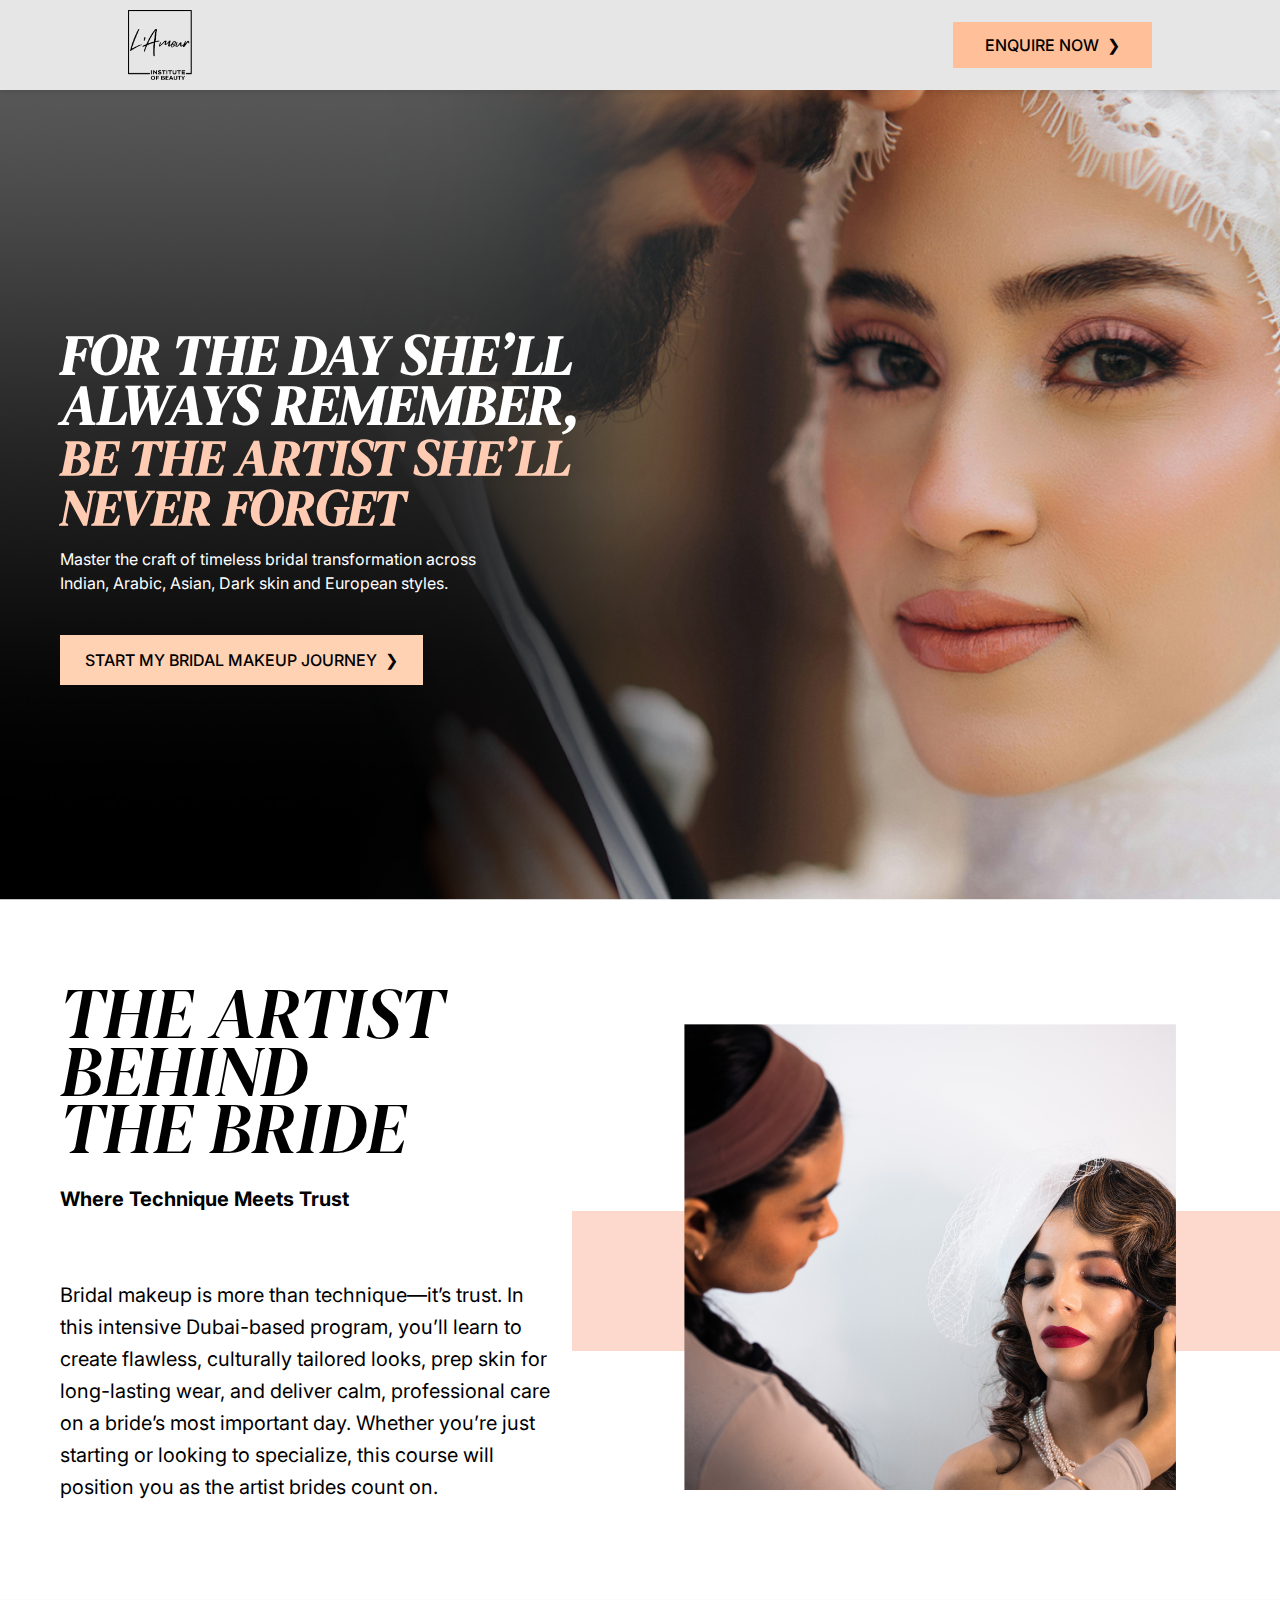
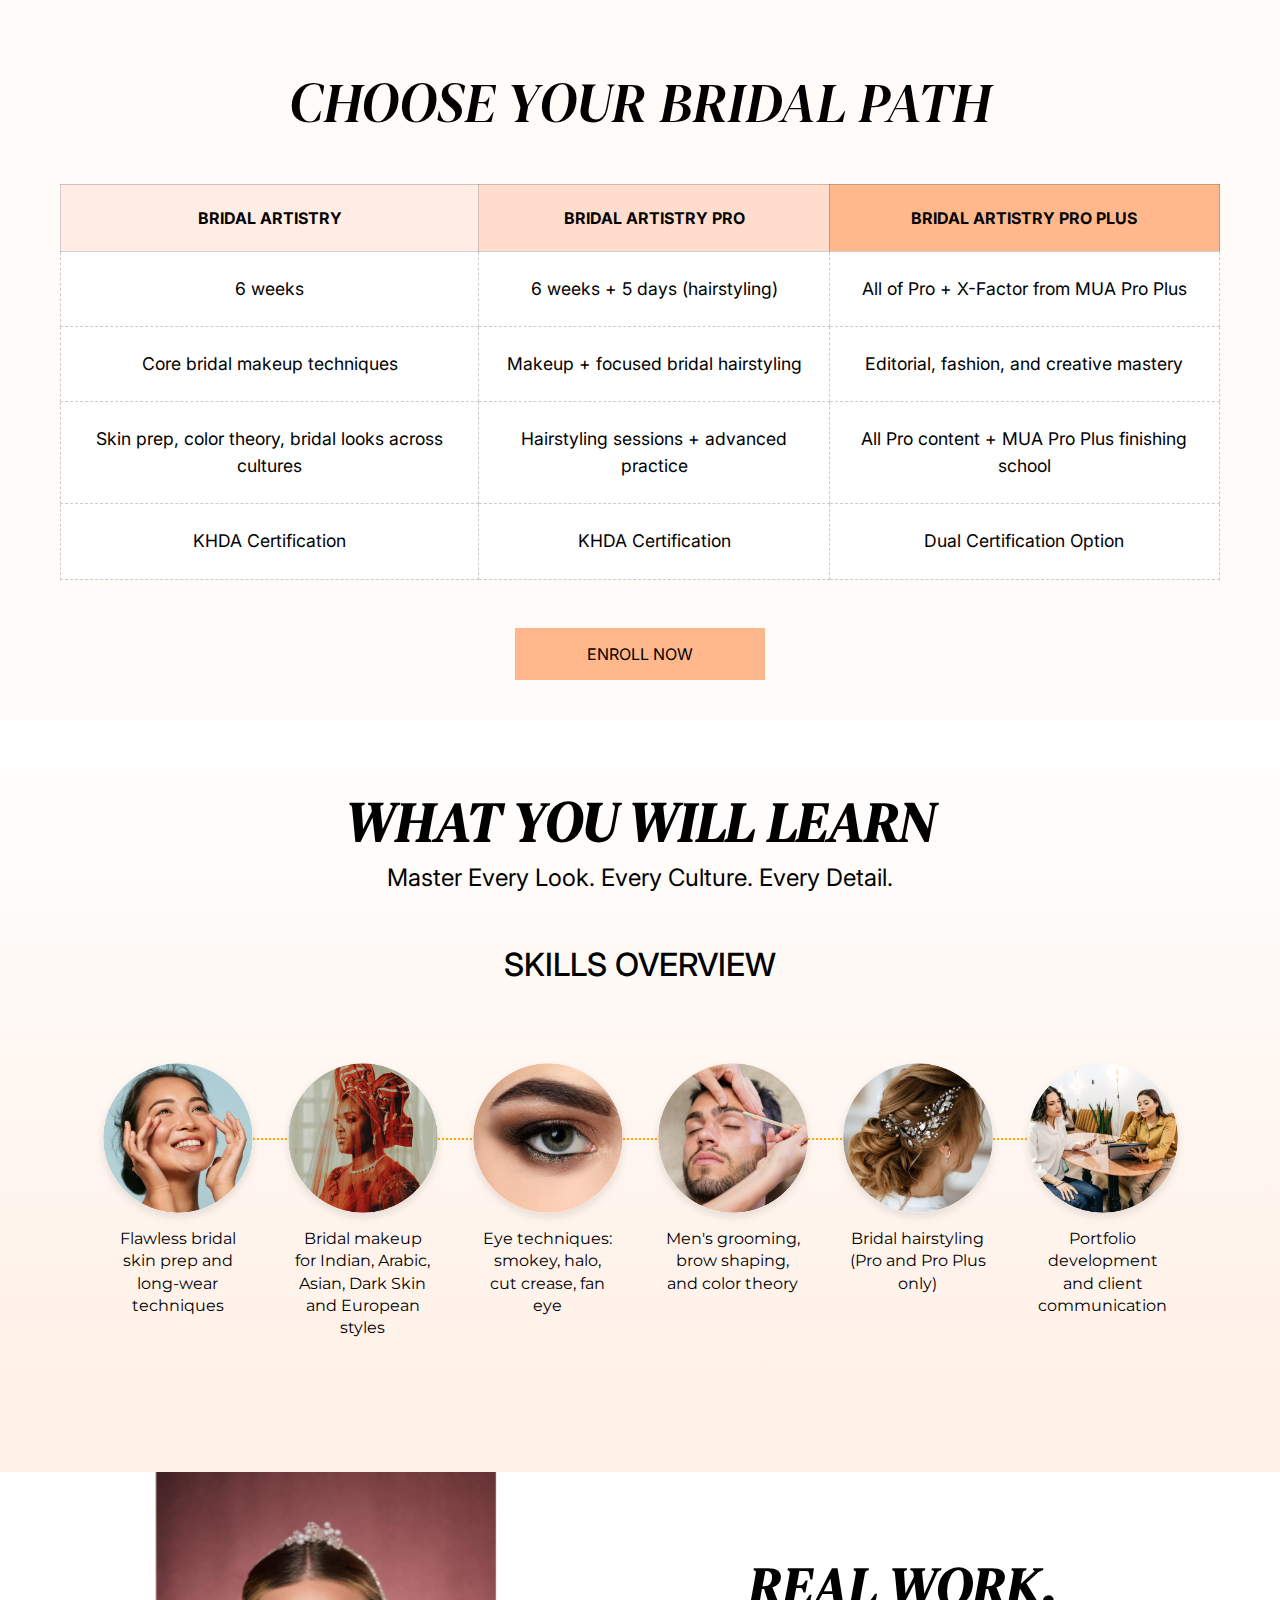
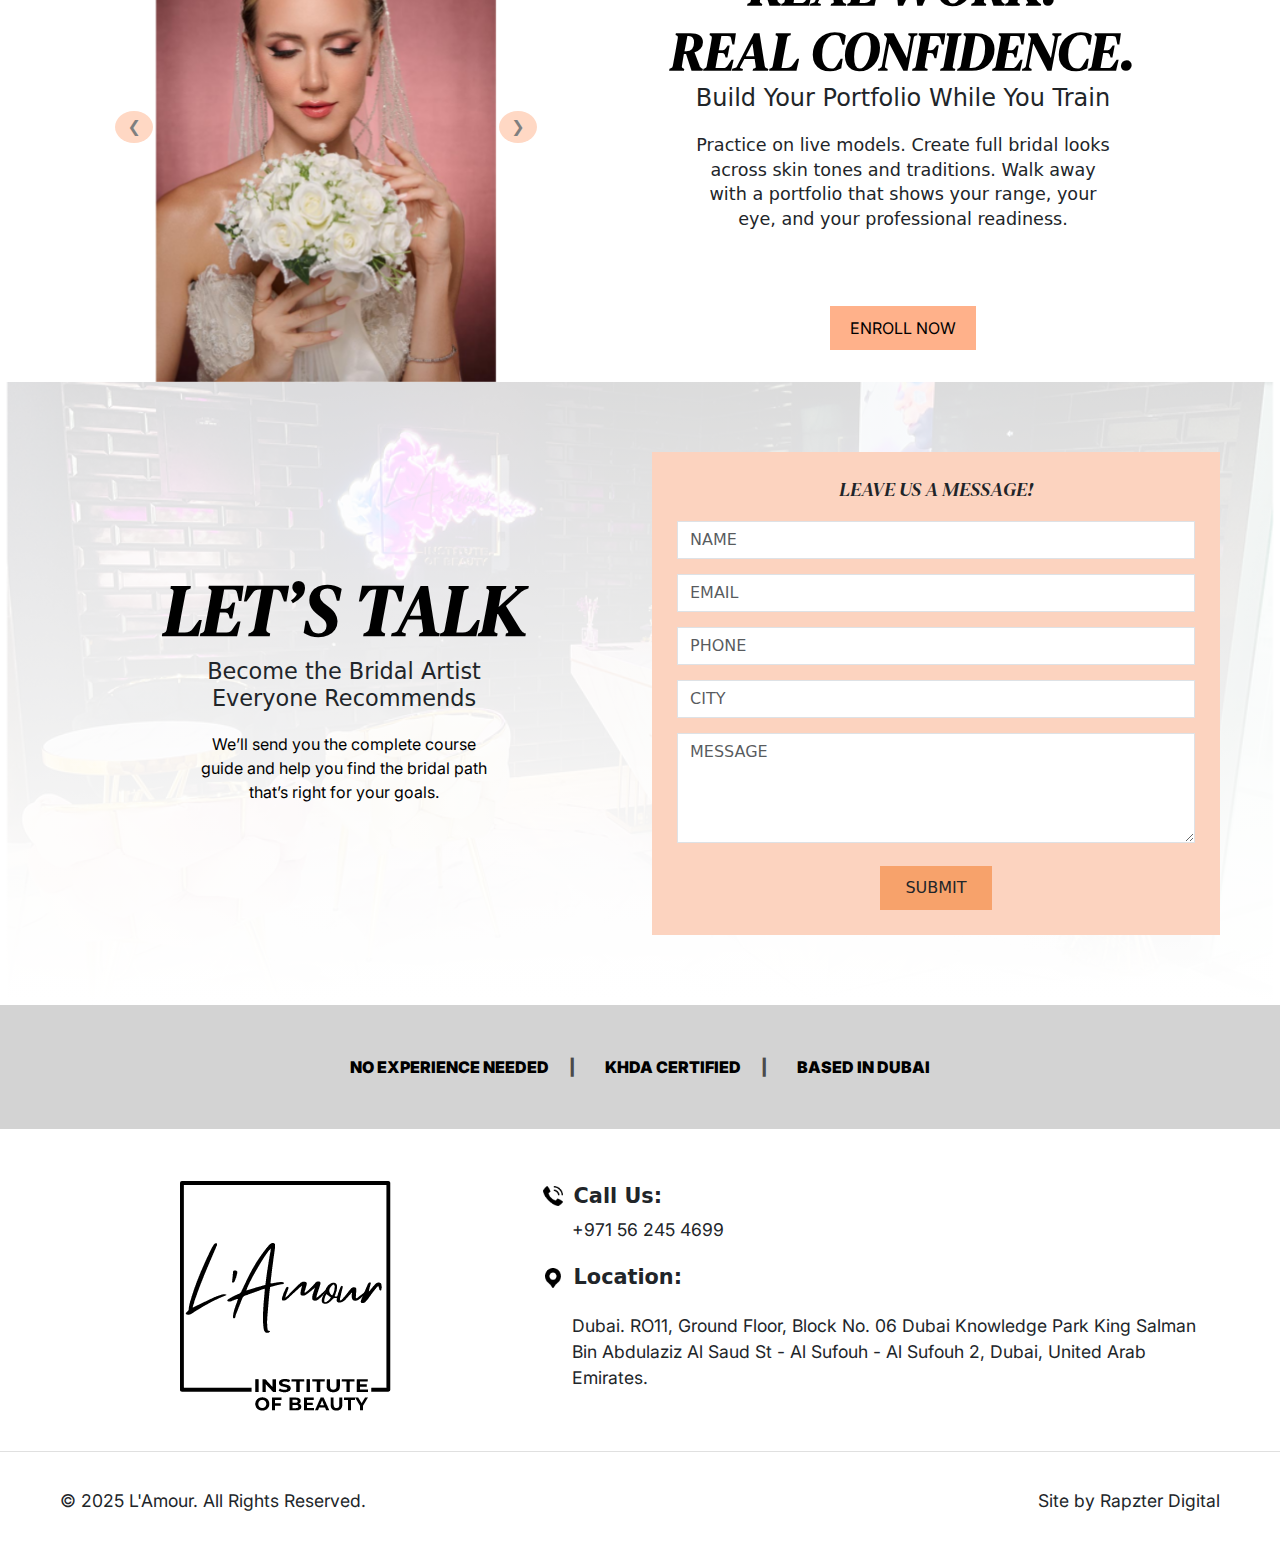
<file: index.html>
<!DOCTYPE html>
<html lang="en">
<head>
  <meta charset="UTF-8">
  <meta name="viewport" content="width=device-width, initial-scale=1">
  <title>L'Amour Hero Section</title>
  <link href="https://cdn.jsdelivr.net/npm/bootstrap@5.3.0/dist/css/bootstrap.min.css" rel="stylesheet">
  <link href="https://fonts.googleapis.com/css2?family=DM+Serif+Display&display=swap" rel="stylesheet">
  <link href='https://fonts.googleapis.com/css?family=Inter' rel='stylesheet'>
  <link href="https://fonts.googleapis.com/css2?family=Montserrat:ital,wght@0,100..900;1,100..900&family=Outfit:wght@100..900&display=swap" rel="stylesheet">
  <link href="css/style.css" rel="stylesheet">
  <link href="css/responsive.css" rel="stylesheet">
</head>
<body>
  <!-- Top Bar -->
  <div class="top-bar">
    <img src="images/Logo-Black.png" alt="L'Amour Logo">
    <button class="btn btn-enquire">ENQUIRE NOW &nbsp;❯</button>
  </div>
  <!-- Hero Section -->
  <section class="hero">
    <div class="container">
      <div class="row">
        <div class="col-12 col-lg-6">
          <h1>
            FOR THE DAY SHE’LL ALWAYS REMEMBER,<br>
            <span>BE THE ARTIST SHE’LL NEVER FORGET</span>
          </h1>
          <p>
            Master the craft of timeless bridal transformation across <br>Indian, Arabic, Asian, Dark skin and European styles.
          </p>
          <button class="btn btn-cta">START MY BRIDAL MAKEUP JOURNEY &nbsp;❯</button>
        </div>
      </div>
    </div>
  </section>
    <!-- SECTION 2: The Artist Behind the Bride -->
  <section class="mt-3 artist-section">
    <div class="container">
      <div class="row g-0 align-items-center">
        
      <div class="col-12 col-lg-6 mt5">
        <h2 class="artist-title">
          THE ARTIST <br> BEHIND <br>THE BRIDE
        </h2>
        <h5 class="artist-subtitle">Where Technique Meets Trust</h5>
        <p class="artist-description">
          Bridal makeup is more than technique—it’s trust. In this intensive Dubai-based program, you’ll learn to create flawless, culturally tailored looks, prep skin for long-lasting wear, and deliver calm, professional care on a bride’s most important day. Whether you’re just starting or looking to specialize, this course will position you as the artist brides count on.
        </p>
      </div>

      <div class="col-12 col-lg-6 position-relative p-0">
        <div class="peach-bar peach-bar-left"></div>
        <img src="images/artist-bride.png" alt="The Artist Behind the Bride" class="img-fluid">
        <div class="peach-bar peach-bar-right"></div>
      </div>
    </div>
    </div>
  </section>

  <!-- choose path section  -->
   
  <section class="bridal-path-section bridal-desktop">

  <div class="container text-center">
    <h2 class="bridal-path-section-h2">CHOOSE YOUR BRIDAL PATH</h2>

    <div class="table-responsive">
      <table class="table bridal-table" style="width: 100%; border-collapse: collapse;">
        <thead>
          <tr>
            <th>BRIDAL ARTISTRY</th>
            <th>BRIDAL ARTISTRY PRO</th>
            <th>BRIDAL ARTISTRY PRO PLUS</th>
          </tr>
        </thead>
        <tbody>
          <tr>
            <td>6 weeks</td>
            <td>6 weeks + 5 days (hairstyling)</td>
            <td>All of Pro + X-Factor from MUA Pro Plus</td>
          </tr>
          <tr>
            <td>Core bridal makeup techniques</td>
            <td>Makeup + focused bridal hairstyling</td>
            <td>Editorial, fashion, and creative mastery</td>
          </tr>
          <tr>
            <td>Skin prep, color theory, bridal looks across cultures</td>
            <td>Hairstyling sessions + advanced practice</td>
            <td>All Pro content + MUA Pro Plus finishing school</td>
          </tr>
          <tr>
            <td>KHDA Certification</td>
            <td>KHDA Certification</td>
            <td>Dual Certification Option</td>
          </tr>
        </tbody>
      </table>
    </div>

    <div class="enroll-button-wrapper" style="margin-top: 2rem;">
      <button class="bridal-path-button">
        ENROLL NOW
      </button>
    </div>
  </div>
</section>

<!-- else section  -->
   <section class="bridal-path-section bridal-mobile">

  <div class="container text-center">
    <h2 class="bridal-path-section-h2">CHOOSE YOUR BRIDAL PATH</h2>


<div id="bridalCarousel" class="carousel slide" data-bs-ride="carousel" >
  
  <div class="carousel-inner">

    <!-- Slide 1 -->
    <div class="carousel-item">
      <div class="bridal-card">
        <div class="bridal-header">BRIDAL ARTISTRY</div>
        <ul>
          <li>6 weeks</li>
          <li>Skin prep & flawless base</li>
          <li>Eye techniques for multiple cultures</li>
          <li>Professional kit management</li>
        </ul>
      </div>
    </div>

    <!-- Slide 2 -->
    <div class="carousel-item">
      <div class="bridal-card">
        <div class="bridal-header">BRIDAL ARTISTRY PRO</div>
        <ul>
          <li>6 weeks + 5 days (hairstyling)</li>
          <li>Editorial and creative techniques</li>
          <li>Runway-ready makeup skills</li>
          <li>Portfolio building guidance</li>
        </ul>
      </div>
    </div>

    <!-- Slide 3 -->

    <div class="carousel-item active">
      <div class="bridal-card">
        <div class="bridal-header">BRIDAL ARTISTRY PRO PLUS</div>
        <ul>
          <li>All of Pro + X-factor from MUA Pro Plus</li>.


          <li>Editorial, fashion, and creative mastery</li>
          <li>All Pro content + MUA Pro Plus finishing school</li>
          <li>Dual Certification Option</li>
        </ul>
      </div>
    </div>

  </div>

  <!-- Controls -->
   <button class="carousel-control-prev" type="button" data-bs-target="#bridalCarousel" data-bs-slide="prev">
  <img src="images/left-arrow1.png" alt="Previous">
</button>

<button class="carousel-control-next" type="button" data-bs-target="#bridalCarousel" data-bs-slide="next">
  <img src="images/right-arrow1.png" alt="Next">
</button>
  <!-- <button class="carousel-control-prev" type="button" data-bs-target="#bridalCarousel" data-bs-slide="prev">
    <span class="carousel-control-prev-icon"></span>
  </button>
  <button class="carousel-control-next" type="button" data-bs-target="#bridalCarousel" data-bs-slide="next">
    <span class="carousel-control-next-icon"></span>
  </button> -->

  <!-- Indicators -->
  <div class="carousel-indicators">
    <button type="button" data-bs-target="#bridalCarousel" data-bs-slide-to="0" class="active"></button>
    <button type="button" data-bs-target="#bridalCarousel" data-bs-slide-to="1"></button>
    <button type="button" data-bs-target="#bridalCarousel" data-bs-slide-to="2"></button>
  </div>
  <div class="enroll-button-wrapper" style="margin-top: 2rem;">
      <button class="bridal-path-button">
        ENROLL NOW
      </button>
    </div>
</div>
</div>
</section>

<!-- skill section  -->
 <section class="skills-section">
    <div class="container">
        <h1 class="skills-section-h1">WHAT YOU WILL LEARN</h1>
        <p class="subtitle">Master Every Look. Every Culture. Every Detail.</p>

        <h2>SKILLS OVERVIEW</h2>

        <div class="skills-grid">
            <div class="skill-item">
                <img src="images/clipcircle1.png" alt="Flawless bridal skin prep">
                <p>Flawless bridal skin prep and long-wear techniques</p>
            </div>
            <div class="skill-item">
                <img src="images/clipcircle2.png" alt="Bridal makeup for Indian, Arabic, Asian, Dark Skin and European styles">
                <p>Bridal makeup for Indian, Arabic, Asian, Dark Skin and European styles</p>
            </div>
            <div class="skill-item">
                <img src="images/clipcircle3.png" alt="Eye techniques: smokey, halo, cut crease, fan eye">
                <p>Eye techniques: smokey, halo, cut crease, fan eye</p>
            </div>
            <div class="skill-item">
                <img src="images/clipcircle4.png" alt="Men's grooming, brow shaping, and color theory">
                <p>Men's grooming, brow shaping, and color theory</p>
            </div>
            <div class="skill-item">
                <img src="images/clipcircle5.png" alt="Bridal hairstyling (Pro and Pro Plus only)">
                <p>Bridal hairstyling (Pro and Pro Plus only)</p>
            </div>
            <div class="skill-item">
                <img src="images/clipcircle6.png" alt="Portfolio development and client communication">
                <p>Portfolio development and client communication</p>
            </div>
        </div>
    </div>
</section>

<!-- real work section   -->

<section class="real-work">
    <div class="container-fluid">
        <div class="row g-0 align-items-center">
            <!-- Carousel -->
            <div class="col-6 p-0">
                <div id="realWorkCarousel" class="carousel slide" data-bs-ride="carousel">
                    <div class="carousel-inner">
                        <div class="carousel-item active">
                            <img src="images/1L'Amour_Beauty_Academy_2025-07-1521169a.jpg" class="d-block w-100" alt="Bridal Makeup Training 1">
                        </div>
                        <div class="carousel-item">
                            <img src="images/2L'Amour_Beauty_Academy_2025-07-1521169a.jpg" class="d-block w-100" alt="Bridal Makeup Training 2">
                        </div>
                        <div class="carousel-item">
                            <img src="images/3L'Amour_Beauty_Academy_2025-07-1521169a.jpg" class="d-block w-100" alt="Bridal Makeup Training 3">
                        </div>
                    </div>
                    <!-- <button class="carousel-control-prev" type="button" data-bs-target="#realWorkCarousel" data-bs-slide="prev">
                          <span class="carousel-control-prev-icon"></span>
                          <span class="visually-hidden">Previous</span>
                      </button>
                      <button class="carousel-control-next" type="button" data-bs-target="#realWorkCarousel" data-bs-slide="next">
                          <span class="carousel-control-next-icon"></span>
                          <span class="visually-hidden">Next</span>
                      </button> -->
                      <button class="carousel-control-prev" type="button" data-bs-target="#realWorkCarousel" data-bs-slide="prev">
                        <span class="custom-prev" aria-hidden="true">&#10094;</span> <!-- Left Arrow -->
                        <span class="visually-hidden">Previous</span>
                    </button>
                    <button class="carousel-control-next" type="button" data-bs-target="#realWorkCarousel" data-bs-slide="next">
                        <span class="custom-next" aria-hidden="true">&#10095;</span> <!-- Right Arrow -->
                        <span class="visually-hidden">Next</span>
                    </button>


                </div>
            </div>

            <!-- Text -->
            <div class="col-6 d-flex align-items-center">
                <div class="real-work-text">
                    <h2>REAL WORK.<br>REAL CONFIDENCE.</h2>
                    <h5>Build Your Portfolio While You Train</h5>
                    <p>Practice on live models. Create full bridal looks <br>
                      across skin tones and traditions. Walk away <br>with a portfolio that shows your range, your 
                      <br>eye, and your professional readiness.</p>
                      <br><br>
                    <div class="real-flex-container">
                      <a href="#" class="enroll-btn">ENROLL NOW</a>
                    </div>
                </div>
            </div>
        </div>
    </div>
</section>
<!-- contact section  -->
<section class="contact-section">
    <div class="container">
        <div class="row align-items-center">
            <!-- Left Side -->
            <section class="col-lg-6 col-md-12 contact-left mb-4 mb-lg-0">
                <h1>LET’S TALK</h1>
                <h3>Become the Bridal Artist<br> Everyone Recommends</h3>
                <p>We’ll send you the complete course <br>guide and help you find the bridal path 
                  <br>that’s right for your goals.</p>
            </section>

            <!-- Right Side Form -->
            <section class="col-lg-6 col-md-12">
                <div class="contact-form">
                    <h5>LEAVE US A MESSAGE!</h5>
                    <form>
                        <input type="text" class="form-control" placeholder="NAME" required>
                        <input type="email" class="form-control" placeholder="EMAIL" required>
                        <input type="text" class="form-control" placeholder="PHONE" required>
                        <input type="text" class="form-control" placeholder="CITY">
                        <textarea class="form-control" placeholder="MESSAGE" rows="4"></textarea>
                        <button type="submit" class="btn btn-submit mt-2">SUBMIT</button>
                    </form>
                </div>
            </section>
        </div>
    </div>
</section>
<div class="info-bar-container">
  <div class="info-bar-item">NO EXPERIENCE NEEDED</div>
  <div class="info-bar-item">KHDA CERTIFIED</div>
  <div class="info-bar-item">BASED IN DUBAI</div>
</div>

<!-- footer section -->
 
<!-- Footer -->
<footer class="footer footer-white">
        <div class="container footer-flex">
            <div class="footer-left"><img src="images/Logo-Black.png" alt="L'Amour Logo" class="footer-logo-img">
            </div>
            <div class="footer-right">
                <div class="footer-contact-block">
                    <div class="footer-contact-item">
                        <div class="footer-contact-heading"><img src="images/Group 100.png" alt="Call Us"
                                class="footer-contact-icon-img"> <span class="footer-contact-label">Call Us:</span>
                        </div>
                        <div class="footer-contact-desc">+971 56 245 4699</div>
                    </div>
                    <div class="footer-contact-heading"><img src="images/Path 52.png" alt="Location"
                            class="footer-contact-icon-img"> <span class="footer-contact-label">Location:</span>
                    </div>
                    <div class="footer-contact-desc">Dubai. RO11, Ground Floor, Block No. 06 Dubai Knowledge Park
                        King Salman Bin Abdulaziz Al Saud St - Al Sufouh - Al Sufouh 2, Dubai, United Arab Emirates.

                    </div>
                </div>
            </div>
        </div>
    </footer>
    <div class="footer-bottom">
        <div class="container footer-bottom-flex">
            <div class="footer-copyright">© 2025 L'Amour. All Rights Reserved.</div>
            <div class="footer-credit">Site by Rapzter Digital</div>
        </div>
    </div>

</body>
  <script src="https://cdn.jsdelivr.net/npm/bootstrap@5.3.0/dist/js/bootstrap.bundle.min.js"></script>
</html>
</file>
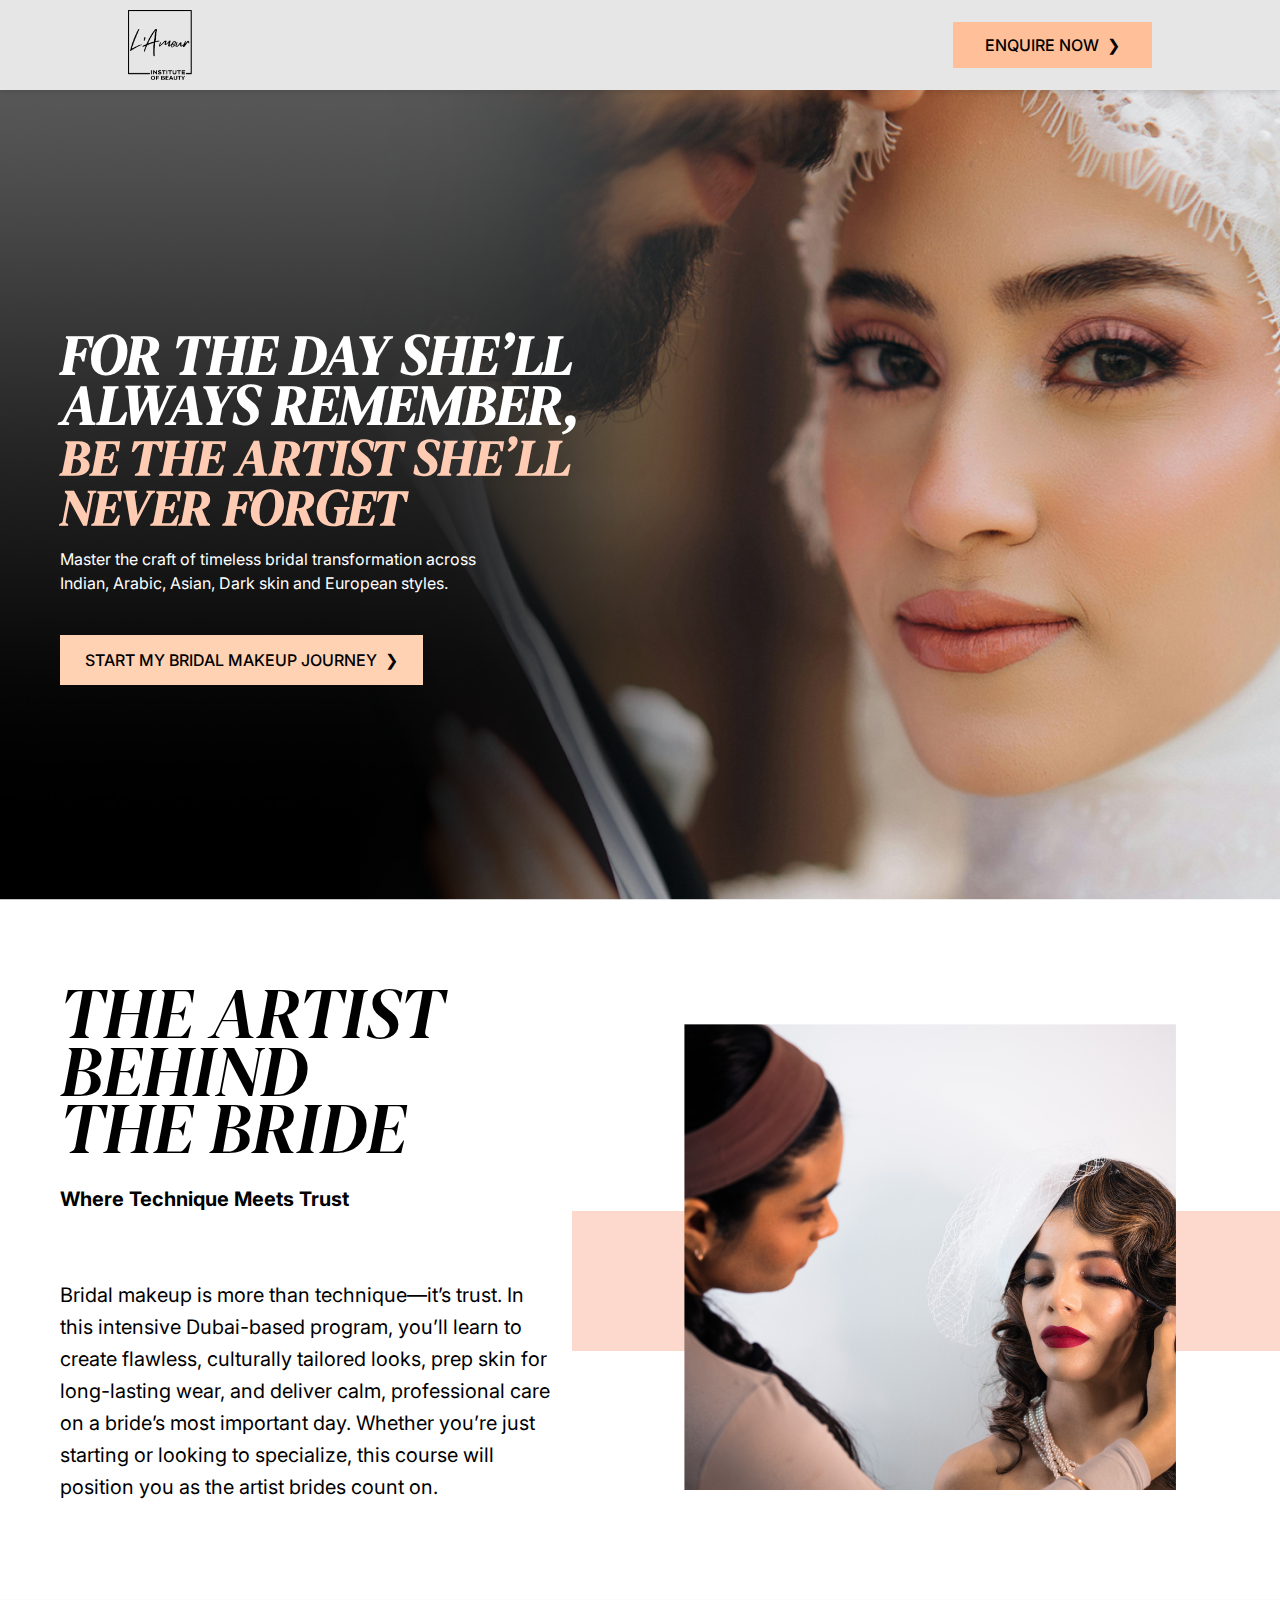
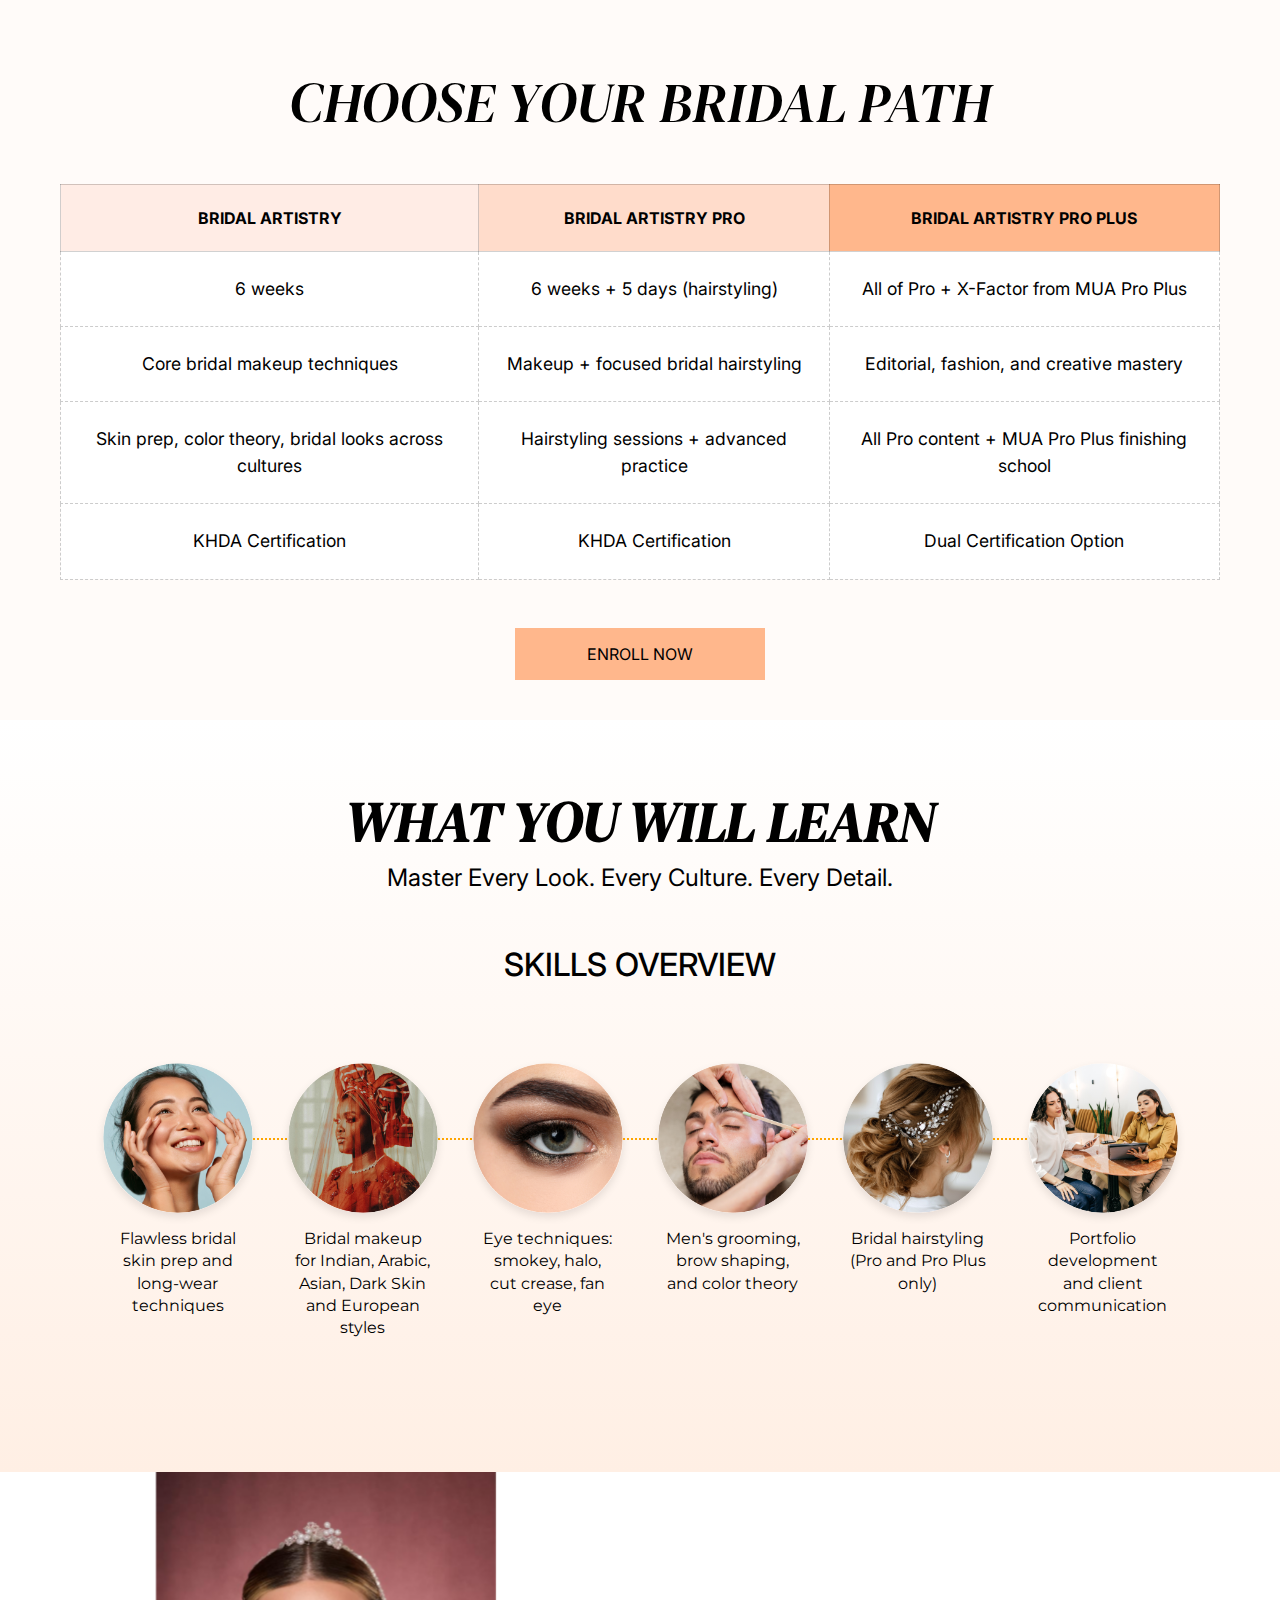
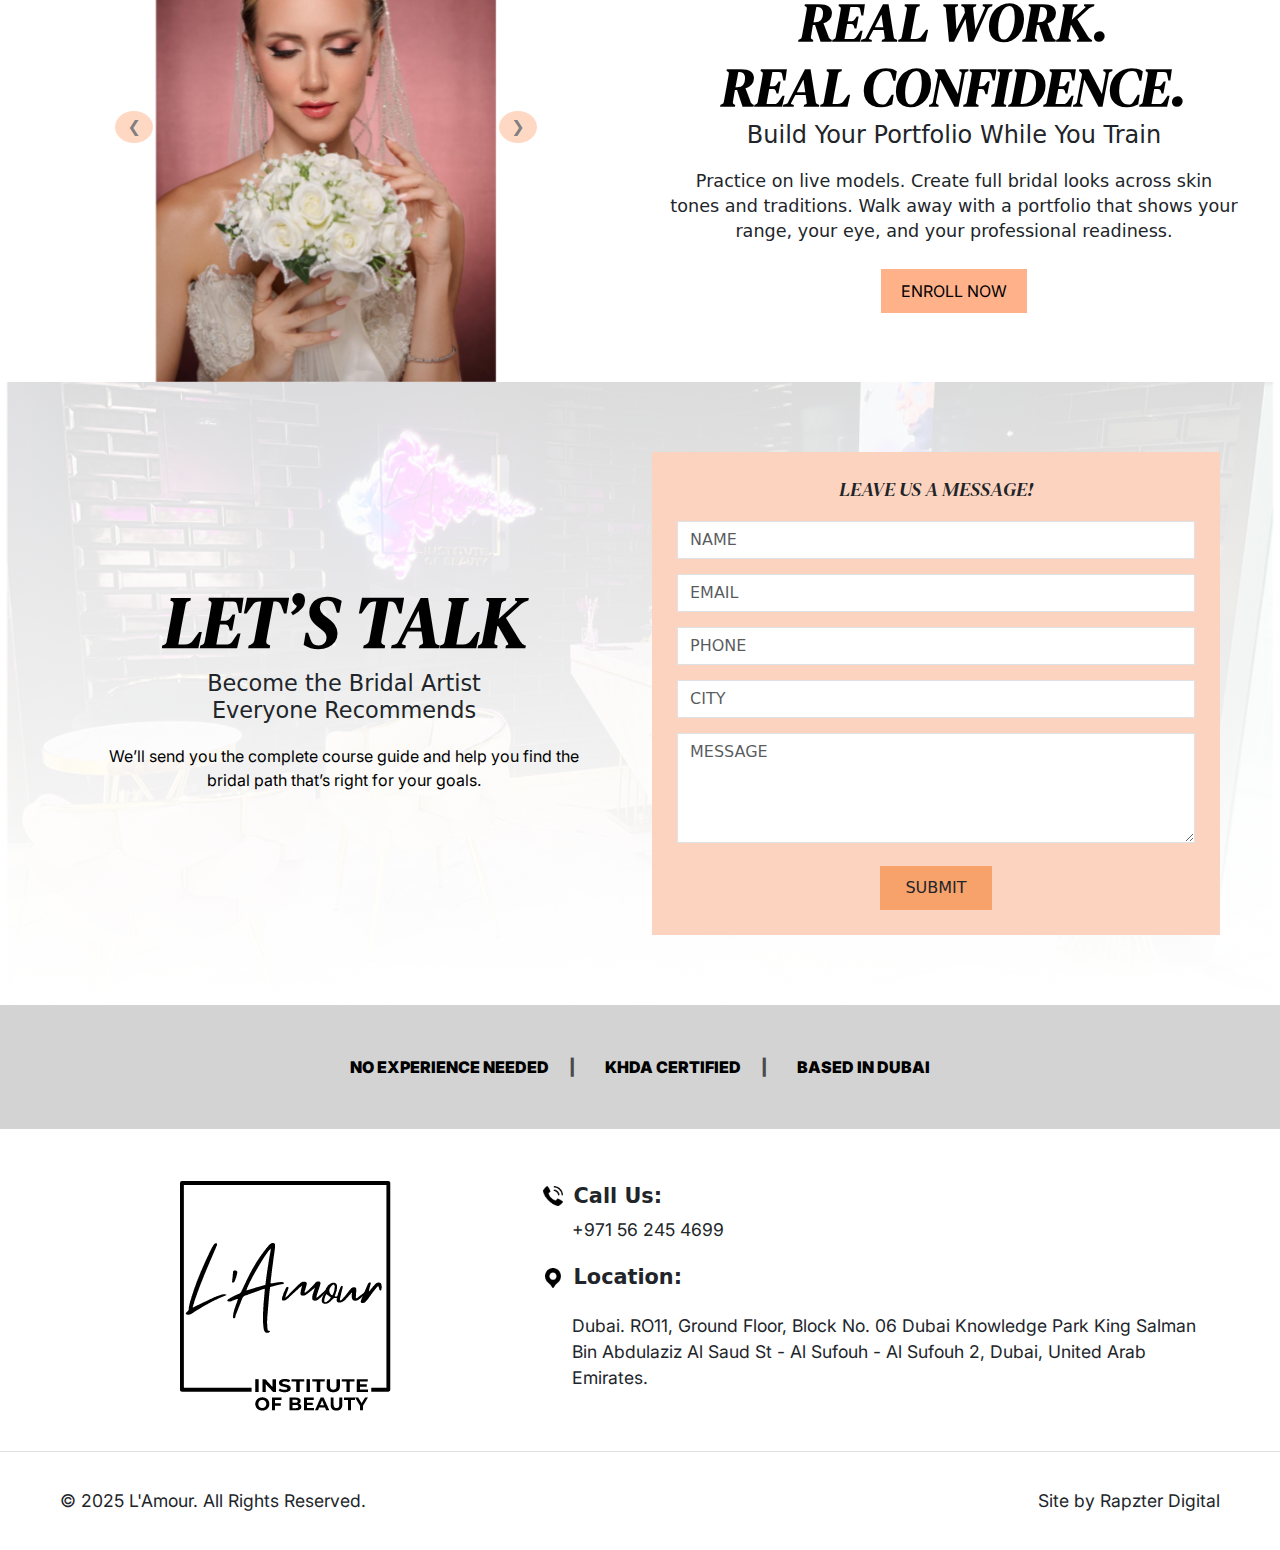
<file: index - Copy.html>
<!DOCTYPE html>
<html lang="en">
<head>
  <meta charset="UTF-8">
  <meta name="viewport" content="width=device-width, initial-scale=1">
  <title>L'Amour Hero Section</title>
  <link href="https://cdn.jsdelivr.net/npm/bootstrap@5.3.0/dist/css/bootstrap.min.css" rel="stylesheet">
  <link href="https://fonts.googleapis.com/css2?family=DM+Serif+Display&display=swap" rel="stylesheet">
  <link href='https://fonts.googleapis.com/css?family=Inter' rel='stylesheet'>
  <link href="https://fonts.googleapis.com/css2?family=Montserrat:ital,wght@0,100..900;1,100..900&family=Outfit:wght@100..900&display=swap" rel="stylesheet">
  <link href="css/style.css" rel="stylesheet">
  <link href="css/responsive.css" rel="stylesheet">
</head>
<body>
  <!-- Top Bar -->
  <div class="top-bar">
    <img src="images/Logo-Black.png" alt="L'Amour Logo">
    <button class="btn btn-enquire">ENQUIRE NOW &nbsp;❯</button>
  </div>
  <!-- Hero Section -->
  <section class="hero">
    <div class="container">
      <div class="row">
        <div class="col-12 col-lg-6">
          <h1>
            FOR THE DAY SHE’LL ALWAYS REMEMBER,<br>
            <span>BE THE ARTIST SHE’LL NEVER FORGET</span>
          </h1>
          <p>
            Master the craft of timeless bridal transformation across <br>Indian, Arabic, Asian, Dark skin and European styles.
          </p>
          <button class="btn btn-cta">START MY BRIDAL MAKEUP JOURNEY &nbsp;❯</button>
        </div>
      </div>
    </div>
  </section>
    <!-- SECTION 2: The Artist Behind the Bride -->
  <section class="mt-3 artist-section">
    <div class="container">
      <div class="row g-0 align-items-center">
        
      <div class="col-12 col-lg-6 mt5">
        <h2 class="artist-title">
          THE ARTIST <br> BEHIND <br>THE BRIDE
        </h2>
        <h5 class="artist-subtitle">Where Technique Meets Trust</h5>
        <p class="artist-description">
          Bridal makeup is more than technique—it’s trust. In this intensive Dubai-based program, you’ll learn to create flawless, culturally tailored looks, prep skin for long-lasting wear, and deliver calm, professional care on a bride’s most important day. Whether you’re just starting or looking to specialize, this course will position you as the artist brides count on.
        </p>
      </div>

      <div class="col-12 col-lg-6 position-relative p-0">
        <div class="peach-bar peach-bar-left"></div>
        <img src="images/artist-bride.png" alt="The Artist Behind the Bride" class="img-fluid">
        <div class="peach-bar peach-bar-right"></div>
      </div>
    </div>
    </div>
  </section>

  <!-- choose path section  -->
   
  <section class="bridal-path-section bridal-desktop">

  <div class="container text-center">
    <h2 class="bridal-path-section-h2">CHOOSE YOUR BRIDAL PATH</h2>

    <div class="table-responsive">
      <table class="table bridal-table" style="width: 100%; border-collapse: collapse;">
        <thead>
          <tr>
            <th>BRIDAL ARTISTRY</th>
            <th>BRIDAL ARTISTRY PRO</th>
            <th>BRIDAL ARTISTRY PRO PLUS</th>
          </tr>
        </thead>
        <tbody>
          <tr>
            <td>6 weeks</td>
            <td>6 weeks + 5 days (hairstyling)</td>
            <td>All of Pro + X-Factor from MUA Pro Plus</td>
          </tr>
          <tr>
            <td>Core bridal makeup techniques</td>
            <td>Makeup + focused bridal hairstyling</td>
            <td>Editorial, fashion, and creative mastery</td>
          </tr>
          <tr>
            <td>Skin prep, color theory, bridal looks across cultures</td>
            <td>Hairstyling sessions + advanced practice</td>
            <td>All Pro content + MUA Pro Plus finishing school</td>
          </tr>
          <tr>
            <td>KHDA Certification</td>
            <td>KHDA Certification</td>
            <td>Dual Certification Option</td>
          </tr>
        </tbody>
      </table>
    </div>

    <div class="enroll-button-wrapper" style="margin-top: 2rem;">
      <button class="bridal-path-button">
        ENROLL NOW
      </button>
    </div>
  </div>
</section>

<!-- else section  -->
   <section class="bridal-path-section bridal-mobile">

  <div class="container text-center">
    <h2 class="bridal-path-section-h2">CHOOSE YOUR BRIDAL PATH</h2>


<div id="bridalCarousel" class="carousel slide" data-bs-ride="carousel" >
  
  <div class="carousel-inner">

    <!-- Slide 1 -->
    <div class="carousel-item">
      <div class="bridal-card">
        <div class="bridal-header">BRIDAL ARTISTRY</div>
        <ul>
          <li>6 weeks</li>
          <li>Core bridal makeup techniques</li>
          <li>Skin prep, color theory, bridal looks across cultures</li>
          <li>KHDA Certification</li>
        </ul>
      </div>
    </div>

    <!-- Slide 2 -->
    <div class="carousel-item">
      <div class="bridal-card">
        <div class="bridal-header">BRIDAL ARTISTRY PRO</div>
        <ul>
          <li>6 weeks + 5 days (hairstyling)</li>
          <li>Makeup + focused bridal hairstyling</li>
          <li>Hairstyling sessions + advanced practice</li>
          <li>KHDA Certification</li>
        </ul>
      </div>
    </div>

    <!-- Slide 3 -->

    <div class="carousel-item active">
      <div class="bridal-card">
        <div class="bridal-header">BRIDAL ARTISTRY PRO PLUS</div>
        <ul>
          <li>All of Pro + X-factor from MUA Pro Plus</li>
          <li>Editorial, fashion, and creative mastery</li>
          <li>All Pro content + MUA Pro Plus finishing school</li>
          <li>Dual Certification Option</li>
        </ul>
      </div>
    </div>

  </div>

  <!-- Controls -->
   <button class="carousel-control-prev" type="button" data-bs-target="#bridalCarousel" data-bs-slide="prev">
  <img src="images/left-arrow1.png" alt="Previous">
</button>

<button class="carousel-control-next" type="button" data-bs-target="#bridalCarousel" data-bs-slide="next">
  <img src="images/right-arrow1.png" alt="Next">
</button>
  <!-- <button class="carousel-control-prev" type="button" data-bs-target="#bridalCarousel" data-bs-slide="prev">
    <span class="carousel-control-prev-icon"></span>
  </button>
  <button class="carousel-control-next" type="button" data-bs-target="#bridalCarousel" data-bs-slide="next">
    <span class="carousel-control-next-icon"></span>
  </button> -->

  <!-- Indicators -->
  <div class="carousel-indicators">
    <button type="button" data-bs-target="#bridalCarousel" data-bs-slide-to="0" class="active"></button>
    <button type="button" data-bs-target="#bridalCarousel" data-bs-slide-to="1"></button>
    <button type="button" data-bs-target="#bridalCarousel" data-bs-slide-to="2"></button>
  </div>
  <div class="enroll-button-wrapper" style="margin-top: 2rem;">
      <button class="bridal-path-button">
        ENROLL NOW
      </button>
    </div>
</div>
</div>
</section>

<!-- skill section  -->
 <section class="skills-section">
    <div class="container">
        <h1 class="skills-section-h1">WHAT YOU WILL LEARN</h1>
        <p class="subtitle">Master Every Look. Every Culture. Every Detail.</p>

        <h2>SKILLS OVERVIEW</h2>

        <div class="skills-grid">
            <div class="skill-item">
                <img src="images/clipcircle1.png" alt="Flawless bridal skin prep">
                <p>Flawless bridal skin prep and long-wear techniques</p>
            </div>
            <div class="skill-item">
                <img src="images/clipcircle2.png" alt="Bridal makeup for Indian, Arabic, Asian, Dark Skin and European styles">
                <p>Bridal makeup for Indian, Arabic, Asian, Dark Skin and European styles</p>
            </div>
            <div class="skill-item">
                <img src="images/clipcircle3.png" alt="Eye techniques: smokey, halo, cut crease, fan eye">
                <p>Eye techniques: smokey, halo, cut crease, fan eye</p>
            </div>
            <div class="skill-item">
                <img src="images/clipcircle4.png" alt="Men's grooming, brow shaping, and color theory">
                <p>Men's grooming, brow shaping, and color theory</p>
            </div>
            <div class="skill-item">
                <img src="images/clipcircle5.png" alt="Bridal hairstyling (Pro and Pro Plus only)">
                <p>Bridal hairstyling (Pro and Pro Plus only)</p>
            </div>
            <div class="skill-item">
                <img src="images/clipcircle6.png" alt="Portfolio development and client communication">
                <p>Portfolio development and client communication</p>
            </div>
        </div>
    </div>
</section>

<!-- real work section   -->

<section class="real-work">
    <div class="container-fluid">
        <div class="row g-0 align-items-center">
            <!-- Carousel -->
            <div class="col-6 p-0">
                <div id="realWorkCarousel" class="carousel slide" data-bs-ride="carousel">
                    <div class="carousel-inner">
                        <div class="carousel-item active">
                            <img src="images/1L'Amour_Beauty_Academy_2025-07-1521169a.jpg" class="d-block w-100" alt="Bridal Makeup Training 1">
                        </div>
                        <div class="carousel-item">
                            <img src="images/2L'Amour_Beauty_Academy_2025-07-1521169a.jpg" class="d-block w-100" alt="Bridal Makeup Training 2">
                        </div>
                        <div class="carousel-item">
                            <img src="images/3L'Amour_Beauty_Academy_2025-07-1521169a.jpg" class="d-block w-100" alt="Bridal Makeup Training 3">
                        </div>
                    </div>
                    <!-- <button class="carousel-control-prev" type="button" data-bs-target="#realWorkCarousel" data-bs-slide="prev">
                          <span class="carousel-control-prev-icon"></span>
                          <span class="visually-hidden">Previous</span>
                      </button>
                      <button class="carousel-control-next" type="button" data-bs-target="#realWorkCarousel" data-bs-slide="next">
                          <span class="carousel-control-next-icon"></span>
                          <span class="visually-hidden">Next</span>
                      </button> -->
                      <button class="carousel-control-prev" type="button" data-bs-target="#realWorkCarousel" data-bs-slide="prev">
                        <span class="custom-prev" aria-hidden="true">&#10094;</span> <!-- Left Arrow -->
                        <span class="visually-hidden">Previous</span>
                    </button>
                    <button class="carousel-control-next" type="button" data-bs-target="#realWorkCarousel" data-bs-slide="next">
                        <span class="custom-next" aria-hidden="true">&#10095;</span> <!-- Right Arrow -->
                        <span class="visually-hidden">Next</span>
                    </button>


                </div>
            </div>

            <!-- Text -->
            <div class="col-6 d-flex align-items-center">
                <div class="real-work-text">
                    <h2>REAL WORK.<br>REAL CONFIDENCE.</h2>
                    <h5>Build Your Portfolio While You Train</h5>
                    <p>Practice on live models. Create full bridal looks across skin tones and traditions. Walk away with a portfolio that shows your range, your eye, and your professional readiness.</p>
                    <div class="real-flex-container">
                      <a href="#" class="enroll-btn">ENROLL NOW</a>
                    </div>
                </div>
            </div>
        </div>
    </div>
</section>
<!-- contact section  -->
<section class="contact-section">
    <div class="container">
        <div class="row align-items-center">
            <!-- Left Side -->
            <section class="col-lg-6 col-md-12 contact-left mb-4 mb-lg-0">
                <h1>LET’S TALK</h1>
                <h3>Become the Bridal Artist<br> Everyone Recommends</h3>
                <p>We’ll send you the complete course guide and help you find the bridal path that’s right for your goals.</p>
            </section>

            <!-- Right Side Form -->
            <section class="col-lg-6 col-md-12">
                <div class="contact-form">
                    <h5>LEAVE US A MESSAGE!</h5>
                    <form>
                        <input type="text" class="form-control" placeholder="NAME" required>
                        <input type="email" class="form-control" placeholder="EMAIL" required>
                        <input type="text" class="form-control" placeholder="PHONE" required>
                        <input type="text" class="form-control" placeholder="CITY">
                        <textarea class="form-control" placeholder="MESSAGE" rows="4"></textarea>
                        <button type="submit" class="btn btn-submit mt-2">SUBMIT</button>
                    </form>
                </div>
            </section>
        </div>
    </div>
</section>
<div class="info-bar-container">
  <div class="info-bar-item">NO EXPERIENCE NEEDED</div>
  <div class="info-bar-item">KHDA CERTIFIED</div>
  <div class="info-bar-item">BASED IN DUBAI</div>
</div>

<!-- footer section -->
 
<!-- Footer -->
<footer class="footer footer-white">
        <div class="container footer-flex">
            <div class="footer-left"><img src="images/Logo-Black.png" alt="L'Amour Logo" class="footer-logo-img">
            </div>
            <div class="footer-right">
                <div class="footer-contact-block">
                    <div class="footer-contact-item">
                        <div class="footer-contact-heading"><img src="images/Group 100.png" alt="Call Us"
                                class="footer-contact-icon-img"> <span class="footer-contact-label">Call Us:</span>
                        </div>
                        <div class="footer-contact-desc">+971 56 245 4699</div>
                    </div>
                    <div class="footer-contact-heading"><img src="images/Path 52.png" alt="Location"
                            class="footer-contact-icon-img"> <span class="footer-contact-label">Location:</span>
                    </div>
                    <div class="footer-contact-desc">Dubai. RO11, Ground Floor, Block No. 06 Dubai Knowledge Park
                        King Salman Bin Abdulaziz Al Saud St - Al Sufouh - Al Sufouh 2, Dubai, United Arab Emirates.

                    </div>
                </div>
            </div>
        </div>
    </footer>
    <div class="footer-bottom">
        <div class="container footer-bottom-flex">
            <div class="footer-copyright">© 2025 L'Amour. All Rights Reserved.</div>
            <div class="footer-credit">Site by Rapzter Digital</div>
        </div>
    </div>

</body>
  <script src="https://cdn.jsdelivr.net/npm/bootstrap@5.3.0/dist/js/bootstrap.bundle.min.js"></script>
</html>
</file>
<file: css/responsive.css>
/* For devices with a max-width of 767px (Mobile phones) */
@media (max-width: 767px) {
  .top-bar {
    padding-left: 2rem;  /* keep your left alignment */
    padding-right: 1rem; /* small right space to prevent overflow */
  }

  .top-bar img {
    height: 40px;
  }

  .top-bar .btn-enquire {
    padding: 0.4rem 0.8rem;
    font-size: 0.8rem;
  }

  .hero {
   height: calc(60vh - 50px);
    padding-top: 75px;
    align-items: center;
  }

  .hero .container {
    padding: 0 15px;
  }

  .hero .col-12 {
    display: flex;
    flex-direction: column;
    align-items: center;
    text-align: center;
  }

  .hero h1 {
    font-size: 2rem;
    line-height: 1.1;
  }

  .hero h1 span {
    font-size: 2rem;
  }

  .hero p {
    font-size: 0.8rem;
    /* margin-top: 1.5rem; */
    max-width: 100%;
    margin: 10px 0px 30px 0px;
  }

  .hero .btn-cta {
   display: none;
  }


/* section 2  - bridal */ 

.artist-title {
    font-size: 1.8rem;
    margin-top: -20px;
    text-align: center;
  
}
.artist-title br:nth-of-type(1) {
    display: none;
  }

  .artist-subtitle {
    font-size: 1rem;
    font-weight: 400;
    color: #333;
    font-family: 'Inter';
    margin-top: -20px;
    text-align: center;
}

.artist-description {
  font-size: 0.8rem;
  color: black;
  line-height: 1.6;
  font-family: 'Inter';
  text-align: center;
  margin-top: 25px;
  padding: 0;
}

.peach-bar-left {
    display: block;
}

.peach-bar-left {
  left: 0;
  width: calc(100% + 4rem);
  transform: translateX(-2rem); /* shift for visual bleed */
}

  .peach-bar-right {
    right: -1rem;
    width: 8rem;
  }

  .artist-section {
    padding: 40px 15px;
    text-align: center;
  }
  .artist-section .row {
    flex-direction: column;
  }
  .artist-section img {
    width: 100%;
    height: auto;
  }
  .img-fluid {
  max-width: 65%;
  z-index: 1;
}

/* bridal table section  */
    .bridal-path-section {
    padding: 40px 15px;
    text-align: center;
    margin: -3rem;
  }
  .bridal-path-section-h2{
    font-size: 1.6rem;
    margin-top: 0;
  }
  .bridal-path-section .card {
    width: 100%;
    margin: 0 auto;
  }
  .bridal-path-section .carousel-control-prev,
  .bridal-path-section .carousel-control-next {
    width: 30px;
  }
  .bridal-path-section .btn {
    width: 100%;
    margin-top: 15px;
  }

  .bridal-desktop { 
    visibility: hidden; 
    height: 0; 
    overflow: hidden; 
    opacity: 0; 
  }
  .bridal-mobile  { 
    visibility: visible; 
    height: auto; 
    opacity: 1; 
  }

  /* skill section  */
  .skills-grid {
    gap: 20px; /* Adjust spacing between circles */
    padding: 1rem 0;
  }

  .skill-item {
    width: calc(33.33% - 15px); /* Forces three items per row with gaps */
    max-width: none;
    margin-bottom: 20px; /* Add some space between the rows */
  }

  .skill-item img {
    width: 90px;
    height: 90px;
  }

  .skill-item p {
  font-size: 0.8rem;
  color: #000;
  line-height: 1.4;
  width: 6rem;
  font-family: "Montserrat";
  }

  /* Remove the dotted line between skill items on mobile */
  .skill-item:not(:last-child)::after {
    display: none;
  }

  .skills-section-h1 {
    font-size: 2rem;
  }

  .subtitle {
    font-size: 1.2rem;
  }

  .skills-section h2 {
    font-size: 1.6rem;
  }

  /* real work section  */
  
  .custom-prev{
  margin-left: auto;
  }
  
  .custom-next{
  margin-right: auto;
  }


  .real-work .container-fluid{
      padding: 0;
  }

    .real-work .carousel-inner img {
    height: 485px;
    object-fit: cover;
    margin-top: -40px;
    }
  
    .real-work-text {
        padding: 15px;
    }
    .real-work-text h2{
      font-size: 1.5rem;
    }
    .real-work-text p {
      font-size: 0.8rem;
    }

    .real-work-text p br {
  display: none;
}
    .real-work-text h5{
      font-size: 0.8rem;
      font-weight: bold;
    }
      /* info bar container */
      .info-bar-container {
  background-color: #d3d3d3;
  display: flex;
  justify-content: center;
  align-items: center;
  font-family: sans-serif;
  color: #4a4a4a;
  padding: 16px 0px;
  box-sizing: border-box;
  font-size: 0.7rem;
  font-weight: bold;
  font-family: 'Inter';
      }
      .info-bar-item {
        margin: 0;
  text-align: center;
  padding: 1px;
      }
/* contact  */
      .contact-left p br{
      display: none;
  }
/* footer  */

      .footer-flex {
    flex-direction: column;
    align-items: center;
    text-align: center;
  }

  .footer-left,
  .footer-right {
    width: 100%;
    display: flex;
    justify-content: center;
  }

  .footer-contact-block {
    align-items: center;
  }

  .footer-contact-item {
    align-items: center;
  }

  .footer-contact-desc {
    text-align: center;
    padding-left: 0;
  }

}
</file>
<file: css/style.css>
/*
  * This is the final CSS with a more robust 'calc' implementation
  * and responsive media queries to achieve the desired look.
*/

/* --- Basic and Custom Reset --- */

body, html {
  margin: 0;
  padding: 0;
  box-sizing: border-box;
  overflow-x: hidden;
}

/* --- Custom Bootstrap Container --- */

.container {
  max-width: 1300px;
  margin: 0 auto;
  padding: 0 20px;
}

/* --- Top Bar --- */

.top-bar {
  position: fixed;
  top: 0;
  left: 0;
  width: 100%;
  padding: 1rem 8rem;
  background-color: #e6e6e6;
  display: flex;
  justify-content: space-between;
  align-items: center;
  z-index: 999;
  box-shadow: 0 2px 5px rgba(0, 0, 0, 0.1);
  box-sizing: border-box;
  height: 90px; /* Explicit height for the top bar */
}

.top-bar img {
  height: 70px;
  width: auto;
}

.top-bar .btn-enquire {
  background-color: #ffbf99;
  color: #000;
  border: none;
  padding: 0.7rem 2rem;
  font-weight: 500;
  border-radius: 0;
  font-family: 'Inter', sans-serif;
  text-decoration: none;
  display: inline-block;
}

/* --- Hero Section --- */

.hero {
background: url('../images/heroimg.png') no-repeat center center/cover;
  position: relative;
  color: white;
  display: flex;
  align-items: center;
  box-sizing: border-box;
  height: calc(100vh - 0px);
  padding-top: 115px;
}

.hero h1 {
  font-family: 'DM Serif Display', serif;
  font-size: 3.5rem;
  font-weight: bold;
  font-style: italic;
  line-height: 0.9;
  color: white;
  text-align: left;
}

.hero h1 span {
  color: #ffccb3;
  font-family: 'DM Serif Display', serif;
  font-size: 3.2rem;
}

.hero p {
  margin-top: 1rem;
  font-size: 1rem;
  font-family: 'Inter', sans-serif;
  text-align: left;
  max-width: 500px;
}

.hero .btn-cta {
  margin-top: 2.5rem;
  padding: 0.75rem 1.5rem;
  background-color: #ffd2b3;
  color: #000;
  border-radius: 0;
  font-weight: 500;
  display: flex;
  font-family: 'Inter', sans-serif;
  text-decoration: none;
  align-items: center;
  margin-left: 0;
}

.hero .btn-cta:hover {
  background-color: #ffbf99;
}



.artist-section {
  width: 100%;
  overflow: hidden;
}

.artist-title {
  font-family: 'DM Serif Display', serif;
  font-size: 4.5rem;
  font-weight: 400;
  line-height: 0.8;
  font-style: italic;
  color: black;
  margin-top: 3rem;
  text-align: left;
}

.artist-subtitle {
  font-size: 1.25rem;
  font-weight: bold;
  color: #000;
  font-family: 'Inter';
  text-align: left;
}

.artist-description {
  font-size: 1.25rem;
  color: #000;
  line-height: 1.6;
  padding: 60px 90px;
  padding-left: 0;
  font-family: 'Inter';
    text-align: left;
}

.img-fluid{
  max-width: 85%;
  z-index: 1;
}

.peach-bar {
  position: absolute;
  height: 30%;
  background-color: #fdd8cc;
  top: 40%;
  z-index: -1;
}

.peach-bar-left {
  left: -4.25rem;
  width: 10rem;
}


.peach-bar-right {
  right:-4.25rem;
  width: 10rem;
  margin: 0 auto;
}

.object-cover {
  object-fit: cover;
}

/* bridal table  section  */
.bridal-path-section{
  background-color: #fffbf9;
}

.bridal-path-section-h2{
font-family: 'DM Serif Display', serif;
  font-size: 3.5rem;
  font-style: italic;
  margin-bottom: 3rem;
  color: black;
}

.bridal-path-button{
  background-color: #ffb78c;
  border: none;
  padding: 0.9rem 4.5rem;
  font-weight: normal;
  font-family: 'Inter';
  margin-bottom: 20px;
}

.bridal-table td {
  padding: 1.5rem;
  border: 1px dashed #ccc;
  font-family: 'Inter';
  font-size: 1.1rem;
  vertical-align: middle;
  background-color: #fff;
}

  .bridal-table thead th:nth-child(1) {
    background-color: #ffece5;
    font-weight: bold;
    border: 1px solid #0000002e;
    font-family: 'Inter';
    padding: 1.3rem;
  }
  .bridal-table thead th:nth-child(2) {
    background-color: #ffdccb;
    font-weight: bold;
    border: 1px solid #0000002e;
    font-family: 'Inter';
    padding: 1.3rem;
  }
  .bridal-table thead th:nth-child(3) {
    background-color: #ffb78c;
    font-weight: bold;
    border: 1px solid #0000002e;
    font-family: 'Inter';
    padding: 1.3rem;
  }

  /* else if section of table  */
  /* bridal card  */
.bridal-card {
  background: white;
  max-width: 250px;
  margin: 0 auto;
  border: 1.5px dotted #ccc;
}

.bridal-header {
  background: #ffb894;
  color: black;
  font-weight: bold;
  padding: 12px;
  font-size: 16px;
  text-align: center;
}

.bridal-card ul {
  list-style: none;
  margin: 0;
  padding: 0;
}

.bridal-card ul li {
  padding: 12px;
  font-size: 14px;
  border: 1.5px dotted #ccc;
  text-align: center;
}

.bridal-card ul li:last-child {
  border-bottom: none;
}

/* Custom styles for the carousel indicators */
.carousel-indicators {
  position: static; /* This is key! It removes the absolute positioning */
  margin-top: 1.5rem;
}

.carousel-indicators [data-bs-target] {
  width: 10px;
  height: 10px;
  border-radius: 50%;
  background-color: #000;
  border: 1px solid #000;
  opacity: 0.5;
  transition: opacity 0.6s ease;
}

.carousel-indicators .active {
  opacity: 1;
  background-color: #000;
}

.carousel-control-prev img{
  width: 20px; /* Adjust as needed */
  height: 20px; /* Adjust as needed */
  margin-top: -120px;
  margin-left: 40px;
}
.carousel-control-next img {
  width: 20px; /* Adjust as needed */
  height: 20px; /* Adjust as needed */
  margin-top: -120px;
  margin-right: 40px;
}

/* Desktop default */
.bridal-desktop { 
  visibility: visible; 
  height: auto; 
  opacity: 1; 
}
.bridal-mobile  { 
  visibility: hidden; 
  height: 0; 
  overflow: hidden; 
  opacity: 0; 
}

/* skill section */


.skills-section{
  padding: 3rem 0;
  background: linear-gradient(to top, #ffefe4, white);
}
.skills-section-h1{
font-size: 3.5em;
  font-weight: bold;
  color: #000;
  margin-bottom: 5px;
  font-family: 'DM Serif Display';
  font-style: italic;
}


.container {
    max-width: 1200px;
    margin: 0 auto;
    padding: 20px;
    text-align: center;
}

h1 {
    font-size: 2.5em;
    font-weight: bold;
    color: #000;
    margin-bottom: 5px;
}

.subtitle {
    font-size: 1.5rem;
    color: #000;
    margin-bottom: 40px;
    font-family: 'Inter';
}

h2 {
font-size: 2rem;
  color: #000;
  margin-top: 50px;
  margin-bottom: 30px;
  text-transform: uppercase;
  font-family: 'Inter';
}

.skills-grid {
    display: flex;
    flex-wrap: wrap;
    justify-content: center;
    gap: 35px;
    padding: 3rem 0px;
    position: relative;
}

.skill-item {
    display: flex;
    flex-direction: column;
    align-items: center;
    text-align: center;
    max-width: 180px;
    position: relative;
}


.skill-item:not(:last-child)::after {
content: "";
  position: absolute;
  top: 75px;
  right: -50px;
  width: 50px;
  border-top: 2px dotted orange;
  z-index: 1;

}

.skill-item img {
    width: 150px;
    height: 150px;
    border-radius: 50%; 
    object-fit: cover; 
    margin-bottom: 15px;
    box-shadow: 0 4px 8px rgba(0, 0, 0, 0.1); 
    z-index: 1;
}

.skill-item p {
    font-size: 1rem;
    color: #000;
    line-height: 1.4;
    width: 8.5rem;
    font-family: "Montserrat";
}

/* real work section  */

section.real-work {
    padding: 0;
}

.real-work img {
    /* width: 100%;
    height: 100%;
    object-fit: cover; */
    object-fit: cover;
  max-width: 340px;
  margin: 0 auto;
}

.real-work-text {
    padding: 30px;
}
.real-work-text h2 {
    font-size: 3.4rem;
    font-weight: bold;
    font-style: italic;
    line-height: 1.2;
    font-family: 'DM Serif Display';
    text-align: center;
    margin-bottom: 0;
    color: black;
}
.real-work-text h5 {
    font-size: 1.5rem;
    font-weight: 400;
    /* margin-top: 5px; */
    margin-bottom: 20px;
      text-align: center;
}
.real-work-text p {
    font-size: 1.1rem;
    line-height: 1.4;
    text-align: center;
}
.real-flex-container{
   display: flex;
   align-items: center;
   justify-content: center;
}

/* Enroll Button */
.enroll-btn {
    display: inline-block;
  background-color: #ffb18a;
  padding: 10px 20px;
  text-decoration: none;
  color: black;
  margin-top: 10px;
  font-family: 'Inter';
}


/* Left arrow */
/* .carousel-control-prev-icon {
  background-image: url('images/left-arrow.png') !important;
  width: 40px;   /* adjust arrow size */
  /* height: 40px; */
  /* background-size: contain; */
  /* background-repeat: no-repeat; */
/* } */

/* Right arrow */
/* .carousel-control-next-icon { */
  /* background-image: url('images/right-arrow.png') !important; */
  /* width: 40px;    */
  /* height: 40px; */
  /* background-size: contain; */
  /* background-repeat: no-repeat; */
/* } */

/* Hide Bootstrap default icons */
.carousel-control-prev-icon,
.carousel-control-next-icon {
    display: none;
}

/* Custom icons */
.custom-prev,
.custom-next {
    color: #000; /* match your theme */
    background: #ffb18a;
    padding: 4px 12px;
    border-radius: 50%;
    display: inline-block;
}

  .custom-prev{
  margin-left: 150px;
  }
  
  .custom-next{
  margin-right: 150px;
  }

/* Hover effect */
.custom-prev:hover,
.custom-next:hover {
    background: rgba(0, 0, 0, 0.6);
    color: white;
}




.carousel-control-prev,
.carousel-control-next {
  background: none;
  border: none;
}


/* contact section  */
section.contact-section {
      background:linear-gradient(rgba(255, 255, 255, 0.86), 
      rgb(255, 255, 255)), url('../images/contactbg1.png') no-repeat center center/cover;
        padding: 50px 0;
    }
    .contact-left h1 {
        font-size: 4.5rem;
        font-weight: 700;
        font-family: 'DM Serif Display';
        font-style: italic;
        color: black;
    }
    .contact-left h3 {
        font-size: 1.4rem;
        margin-bottom: 20px;

    }
    .contact-left p {
        font-size: 1rem;
        line-height: 1.5;
        padding: 0 40px !important;
        font-family: 'Inter';
        color: black;
    }
    .contact-form {
        background: #fcd3bf;
        padding: 25px;
        /* border-radius: 4px; */
    }
    .contact-form h5 {
        font-style: italic;
        margin-bottom: 20px;
        font-family: 'DM Serif Display';
    }
    .form-control {
        border-radius: 0;
        margin-bottom: 15px;
    }
    .btn-submit {
        background: #f7a26b;
        border: none;
        border-radius: 0;
        padding: 10px 25px;
        font-size: 1rem;
    }
   
    /* info bar section  */
      .info-bar-container {

      background-color: #d3d3d3;
  display: flex;
  justify-content: center;
  align-items: center;
  font-family: sans-serif;
  color: #4a4a4a;
  flex-wrap: wrap;
  padding: 40px;
  box-sizing: border-box
  }


  .info-bar-item {

    margin: 5px 10px;
    white-space: nowrap;
    text-align: center;
    padding: 5px;
    font-family: 'Inter';
    font-weight: 900;
    color: black;

  }

  .info-bar-item:not(:last-child)::after {
    content: "|";
    margin-left: 20px; /* Space between the text and the separator */
    color: #4a4a4a;
  }

/* --- Footer --- */
.footer.footer-white {
    background: #fff;
    color: var(--dark);
    padding: 2rem 0 1rem 0;
}

.footer-flex {
    display: flex;
    justify-content: space-between;
    gap: 2rem;
    padding-bottom: 1.5rem;
}

.footer-left {
    flex: 1 1 40%;
}

.footer-contact-label {
  font-weight: 700; /* 👈 bold the label text */
}


.footer-logo-img {
    max-width: 220px;
}

.footer-right {
    flex: 1 1 60%;
    display: flex;
    justify-content: flex-end;
}

.footer-contact-block {
    display: flex;
    flex-direction: column;
    gap: 1.2rem;
}

.footer-contact-item {
    display: flex;
    flex-direction: column;
    gap: 0.3em;
    align-items: flex-start;
}

.footer-contact-heading {
    display: flex;
    align-items: center;
    gap: 0.5em;
    font-family: var(--font-headline);
    font-size: 1.3rem;
}

.footer-contact-icon-img {
    width: 20px;
    height: 20px;
    object-fit: contain;
}

.footer-contact-desc {
    font-size: 1.1rem;
    text-align: left;
    padding-left: calc(20px + 0.5em);
    font-family: 'Inter';
}

.footer-bottom {
    background: #fff;
    color: var(--dark);
    padding: 1rem 0;
    border-top: 1px solid #e0e0e0;
}

.footer-bottom-flex {
    display: flex;
    justify-content: space-between;
    align-items: center;
}

.footer-copyright,
.footer-credit {
    font-size: 1.1rem;
    font-family: 'Inter';
}
</file>
